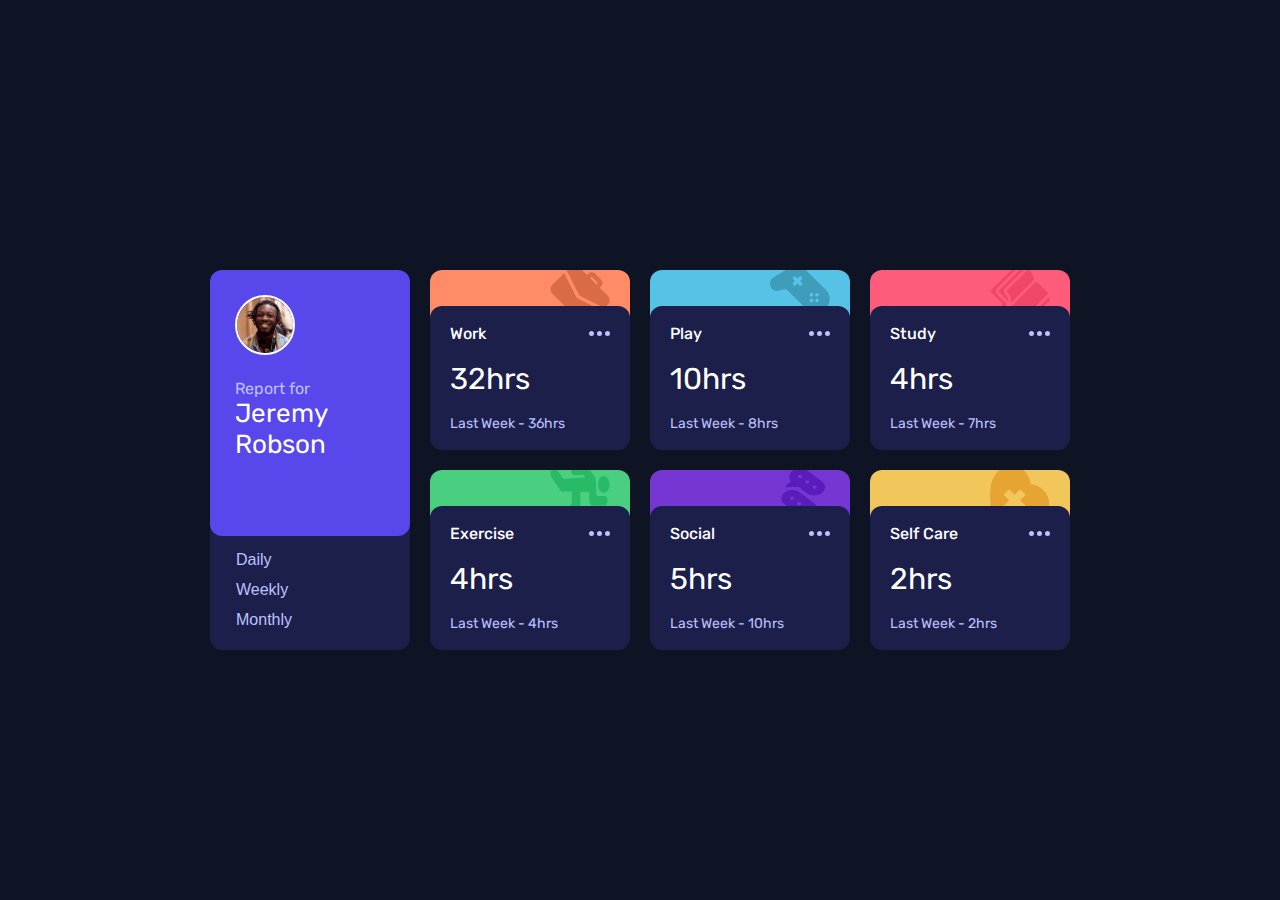
<file: index.html>
<!DOCTYPE html>
<html lang="en">
<head>
    <meta name="viewport" content="width=device-width, initial-scale=1.0" charset="UTF-8">
    <title>Time tracking dashboard</title>
    <link rel="stylesheet" href="dashboard.css">
    <link href="https://fonts.googleapis.com/css2?family=Rubik:wght@400;500;700&display=swap" rel="stylesheet">
</head>
<body>
    <div class="main">
        <div id="main-container">
          <div id="main">
            <img src="images/image-jeremy.png" alt="Jeremy's pic">
            <p class="small-text main-text">Report for <br><span class="big-text">Jeremy Robson</span></p>
          </div>
            <div id="small-main">
                <div id="menu-div">
                <button class="menu" id="daily">Daily</button>
                <button class="menu" id="weekly">Weekly</button>
                <button class="menu" id="monthly">Monthly</button>
                </div>
            </div>      
        </div>
        
        <div class="small-container">
          <div class="outer-item" id="work">
            <img src="images/icon-work.svg" alt="Work icon"> 
            </div>    
            <div class="inner-item">
                <p class="title">Work</p>
                <img class="svg" src="images/icon-ellipsis.svg" alt="Ellipsis Icon">
                 <p class="current-time"><span id="work-current">32</span>hrs</p>
                <p class="previous-period"><span class="timeframe">Last Week</span> - <span id="work-previous">36</span>hrs</p>
            </div>   
        </div>
        
        <div class="small-container">
          <div class="outer-item" id="play">
            <img src="images/icon-play.svg" alt="Play icon">   
            </div>  
            <div class="inner-item">
                <p class="title">Play</p>
                <img class="svg" src="images/icon-ellipsis.svg" alt="Ellipsis Icon">
                 <p class="current-time"><span id="play-current">10</span>hrs</p>
                <p class="previous-period"><span class="timeframe">Last Week</span> - <span id="play-previous">8</span>hrs</p>
            </div>   
        </div>
        
        <div class="small-container">
          <div class="outer-item" id="study">
            <img src="images/icon-study.svg" alt="Study icon">  
            </div>   
            <div class="inner-item">
                <p class="title">Study</p>
                <img class="svg" src="images/icon-ellipsis.svg" alt="Ellipsis Icon">
                 <p class="current-time"><span id="study-current">4</span>hrs</p>
                <p class="previous-period"><span class="timeframe">Last Week</span> - <span id="study-previous">7</span>hrs</p>
            </div>   
        </div>
        
        <div class="small-container">
          <div class="outer-item" id="exercise">
            <img src="images/icon-exercise.svg" alt="Exercise icon"> 
            </div>    
            <div class="inner-item">
                <p class="title">Exercise</p>
                <img class="svg" src="images/icon-ellipsis.svg" alt="Ellipsis Icon">
                 <p class="current-time"><span id="exercise-current">4</span>hrs</p>
                <p class="previous-period"><span class="timeframe">Last Week</span> - <span id="exercise-previous">4</span>hrs</p>
            </div>   
        </div>
        
        <div class="small-container">
          <div class="outer-item" id="social">
            <img src="images/icon-social.svg" alt="Social icon">   
            </div>  
            <div class="inner-item">
                <p class="title">Social</p>
                <img class="svg" src="images/icon-ellipsis.svg" alt="Ellipsis Icon">
                 <p class="current-time"><span id="social-current">5</span>hrs</p>
                <p class="previous-period"><span class="timeframe">Last Week</span> - <span id="social-previous">10</span>hrs</p>
            </div>   
        </div>
        
        <div class="small-container">
          <div class="outer-item" id="selfCare">
            <img src="images/icon-self-care.svg" alt="Self care icon">
            </div>     
            <div class="inner-item">
                <p class="title">Self Care</p>
                <img class="svg" src="images/icon-ellipsis.svg" alt="Ellipsis Icon">
                 <p class="current-time"><span id="selfCare-current">2</span>hrs</p>
                <p class="previous-period"><span class="timeframe">Last Week</span> - <span id="selfCare-previous">2</span>hrs</p>
            </div>   
        </div>
        
    </div>
    
<script src="dashboard.js">

</script>
</body>
</html>
</file>
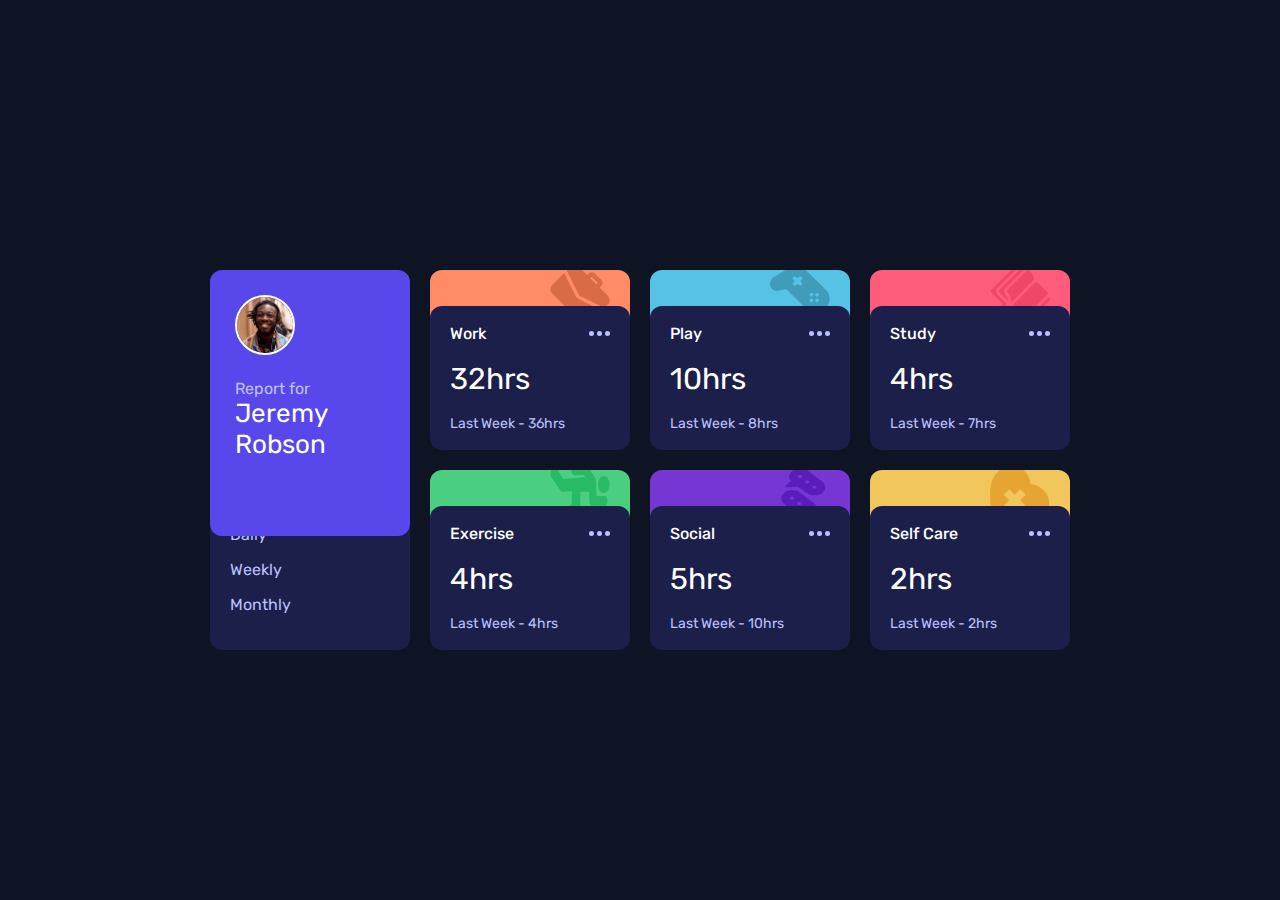
<file: dashboard.html>
<!DOCTYPE html>
<html lang="en">
<head>
    <meta charset="UTF-8">
    <title>Page title</title>
    <link rel="stylesheet" href="dashboard.css">
    <link href="https://fonts.googleapis.com/css2?family=Rubik:wght@400;500;700&display=swap" rel="stylesheet">
</head>
<body>
    <div class="main">
        <div id="main-container">
          <div id="main">
            <img src="images/image-jeremy.png">
            <p class="small-text main-text">Report for <br><span class="big-text">Jeremy Robson</span></p>
          </div>
            <div id="small-main">
                <div id="menu-div">
                <p class="menu" id="daily">Daily</p>
                <p class="menu" id="weekly">Weekly</p>
                <p class="menu" id="monthly">Monthly</p>
                </div>
            </div>      
        </div>
        
        <div class="small-container">
          <div class="outer-item" id="work">
            <img src="images/icon-work.svg" alt="Work icon"> 
            </div>    
            <div class="inner-item">
                <p class="title">Work</p>
                <img class="svg" src="images/icon-ellipsis.svg" alt="Ellipsis Icon">
                 <p class="current-time"><span id="work-current">32</span>hrs</p>
                <p class="previous-period"><span class="timeframe">Last Week</span> - <span id="work-previous">36</span>hrs</p>
            </div>   
        </div>
        
        <div class="small-container">
          <div class="outer-item" id="play">
            <img src="images/icon-play.svg" alt="Play icon">   
            </div>  
            <div class="inner-item">
                <p class="title">Play</p>
                <img class="svg" src="images/icon-ellipsis.svg" alt="Ellipsis Icon">
                 <p class="current-time"><span id="play-current">10</span>hrs</p>
                <p class="previous-period"><span class="timeframe">Last Week</span> - <span id="play-previous">8</span>hrs</p>
            </div>   
        </div>
        
        <div class="small-container">
          <div class="outer-item" id="study">
            <img src="images/icon-study.svg" alt="Study icon">  
            </div>   
            <div class="inner-item">
                <p class="title">Study</p>
                <img class="svg" src="images/icon-ellipsis.svg" alt="Ellipsis Icon">
                 <p class="current-time"><span id="study-current">4</span>hrs</p>
                <p class="previous-period"><span class="timeframe">Last Week</span> - <span id="study-previous">7</span>hrs</p>
            </div>   
        </div>
        
        <div class="small-container">
          <div class="outer-item" id="exercise">
            <img src="images/icon-exercise.svg" alt="Exercise icon"> 
            </div>    
            <div class="inner-item">
                <p class="title">Exercise</p>
                <img class="svg" src="images/icon-ellipsis.svg" alt="Ellipsis Icon">
                 <p class="current-time"><span id="exercise-current">4</span>hrs</p>
                <p class="previous-period"><span class="timeframe">Last Week</span> - <span id="exercise-previous">4</span>hrs</p>
            </div>   
        </div>
        
        <div class="small-container">
          <div class="outer-item" id="social">
            <img src="images/icon-social.svg" alt="Social icon">   
            </div>  
            <div class="inner-item">
                <p class="title">Social</p>
                <img class="svg" src="images/icon-ellipsis.svg" alt="Ellipsis Icon">
                 <p class="current-time"><span id="social-current">5</span>hrs</p>
                <p class="previous-period"><span class="timeframe">Last Week</span> - <span id="social-previous">10</span>hrs</p>
            </div>   
        </div>
        
        <div class="small-container">
          <div class="outer-item" id="selfCare">
            <img src="images/icon-self-care.svg" alt="Self care icon">
            </div>     
            <div class="inner-item">
                <p class="title">Self Care</p>
                <img class="svg" src="images/icon-ellipsis.svg" alt="Ellipsis Icon">
                 <p class="current-time"><span id="selfCare-current">2</span>hrs</p>
                <p class="previous-period"><span class="timeframe">Last Week</span> - <span id="selfCare-previous">2</span>hrs</p>
            </div>   
        </div>
        
    </div>
    
<script src="dashboard.js">

</script>
</body>
</html>
</file>
<file: dashboard.css>
body {
    background: hsl(226, 43%, 10%);
    font-family: "Rubik";
}

* {
    box-sizing: border-box;
}


#main-container {
    height: 160px;
    position: relative;
    margin: 20px;
}

#main {
    position: absolute;
    background: hsl(246, 80%, 60%);
    height: 70%;
    width: 100%;
    top: 0;
    padding: 16px;
    display: flex;
    justify-content: center;
    align-items: center;
    border-radius: 12px;
    z-index: 2; /* Main overlaps small-main */
}

#small-main {
    position: absolute;
    background: hsl(235, 46%, 20%);
    height: 50%;
    width: 100%;
    bottom: 0;
    z-index: 1;
    padding-top: 30px;
    border-radius: 12px;
    padding: 20px;
    display: flex;
    align-items: flex-end;
}
    
#menu-div {
    display: flex; /* Enables flexbox for alignment */
    justify-content: space-around; /* Center horizontally */
    align-items: flex-end; /* Push content to the bottom */
    width: 100%;
}
    
    
.menu {   
    bottom: 0;
    color: hsl(236, 100%, 87%);
    background-color: hsl(235, 46%, 20%);
    border: none;
    font-size: 16px;
}

.menu:hover {
    color: #fff;
}

.small-text {
    color: hsl(236, 100%, 87%);
    margin: 0;
    display: inline-block;
    
}

.big-text {
    font-size: 26px;
    color: #fff;
}

#main img {
    width: 60px; height: auto;
    border: 2px solid #fff;
    border-radius: 50%;
    margin-right: 16px; 
}


/* working on the other items*/

.small-container {
    margin: 20px;
    position: relative;
    height: 140px;
}

.outer-item, .inner-item  {
    border-radius: 12px;
    padding: 10px;
    
}

/* the outer card*/
.outer-item {
    height: 50%;
    z-index: 1;
    display: flex;
    justify-content: right; 
    overflow: hidden;
    padding: 20px;
    position: absolute;
    top: 0;
    width: 100%;
}

.outer-item img {
    position: absolute;
    top: -5px;
    width: 60px; height: 60px;    
}

#work {
    background-color: hsl(15, 100%, 70%);
}

#play {
    background-color: hsl(195, 74%, 62%);
}

#study {
    background-color: hsl(348, 100%, 68%);
}

#exercise {
    background-color: hsl(145, 58%, 55%);
}

#social {
    background-color: hsl(264, 64%, 52%);
}

#selfCare {
    background-color: hsl(43, 84%, 65%);
}

/* the inner card */
.inner-item {
    background-color: hsl(235, 46%, 20%);
    height: 80%;
    padding: 10px 20px; /* Reduced vertical padding */
    position: absolute;
    width: 100%;
    display: grid; /* Use CSS Grid for layout */
    grid-template-columns: 1fr 1fr; /* Left column for title/current-time, right for svg/previous-period */
    align-items: center; /* Vertically center the items */
    row-gap: 2px; /* Adds space between the top and bottom items */
    bottom: 0;
    z-index: 2;
}

.inner-item p {
    margin: 0;
}

.inner-item:hover {
    background-color: hsl(235, 45%, 61%)
}

/* contents of the inner cards */
.title {
    font-weight: 450;
    color: #fff;
    font-size: 16px;
}

.svg {
    color: #fff;
    justify-self: end; /* Ensures the ellipsis is positioned at the end of the container */
}

.current-time {
    font-size: 30px;
    color: #fff;
}

.previous-period {
    color: hsl(236, 100%, 87%);
    font-size: 14px;
    justify-self: end; /* Align the previous-period to the right */
}

/* making the design responsive */

@media only screen and (min-width: 768px) {
    body {
        margin: 0;
        min-height: 100vh;
        display: flex;
        justify-content: center;
        align-items: center;
    }

    .main {
        display: grid;
        grid-template-columns: auto auto auto auto; 
        gap: 20px;  
        height: 360px; 
        width: 860px;        
    }
    
    #main-container {
        grid-row-start: 1;
        grid-row-end: 3;
        height: 100%;
        top: 0;
        display: block;
        margin: 0;
        width: 200px;
    }
    
    #main {
        display: block;
        padding: 25px;
    }
    
    #menu-div, .menu {
        display: block;
    }
    
    #menu-div {
        display: block;
        margin: 0;
    }

    #weekly {
        margin: 10px 0;
    }
    
    .small-container {
        margin: 0;
        height: 180px;
        width: 200px;
    }
    
    .small-text {
        margin-top: 20px;
    }
    
    .current-time {
        grid-column-start: 1;
        grid-column-end: 3;
        
    }
    
    .previous-period {   
        grid-column-start: 1;
        grid-column-end: 3;
        justify-self: start;
    }
}
</file>
